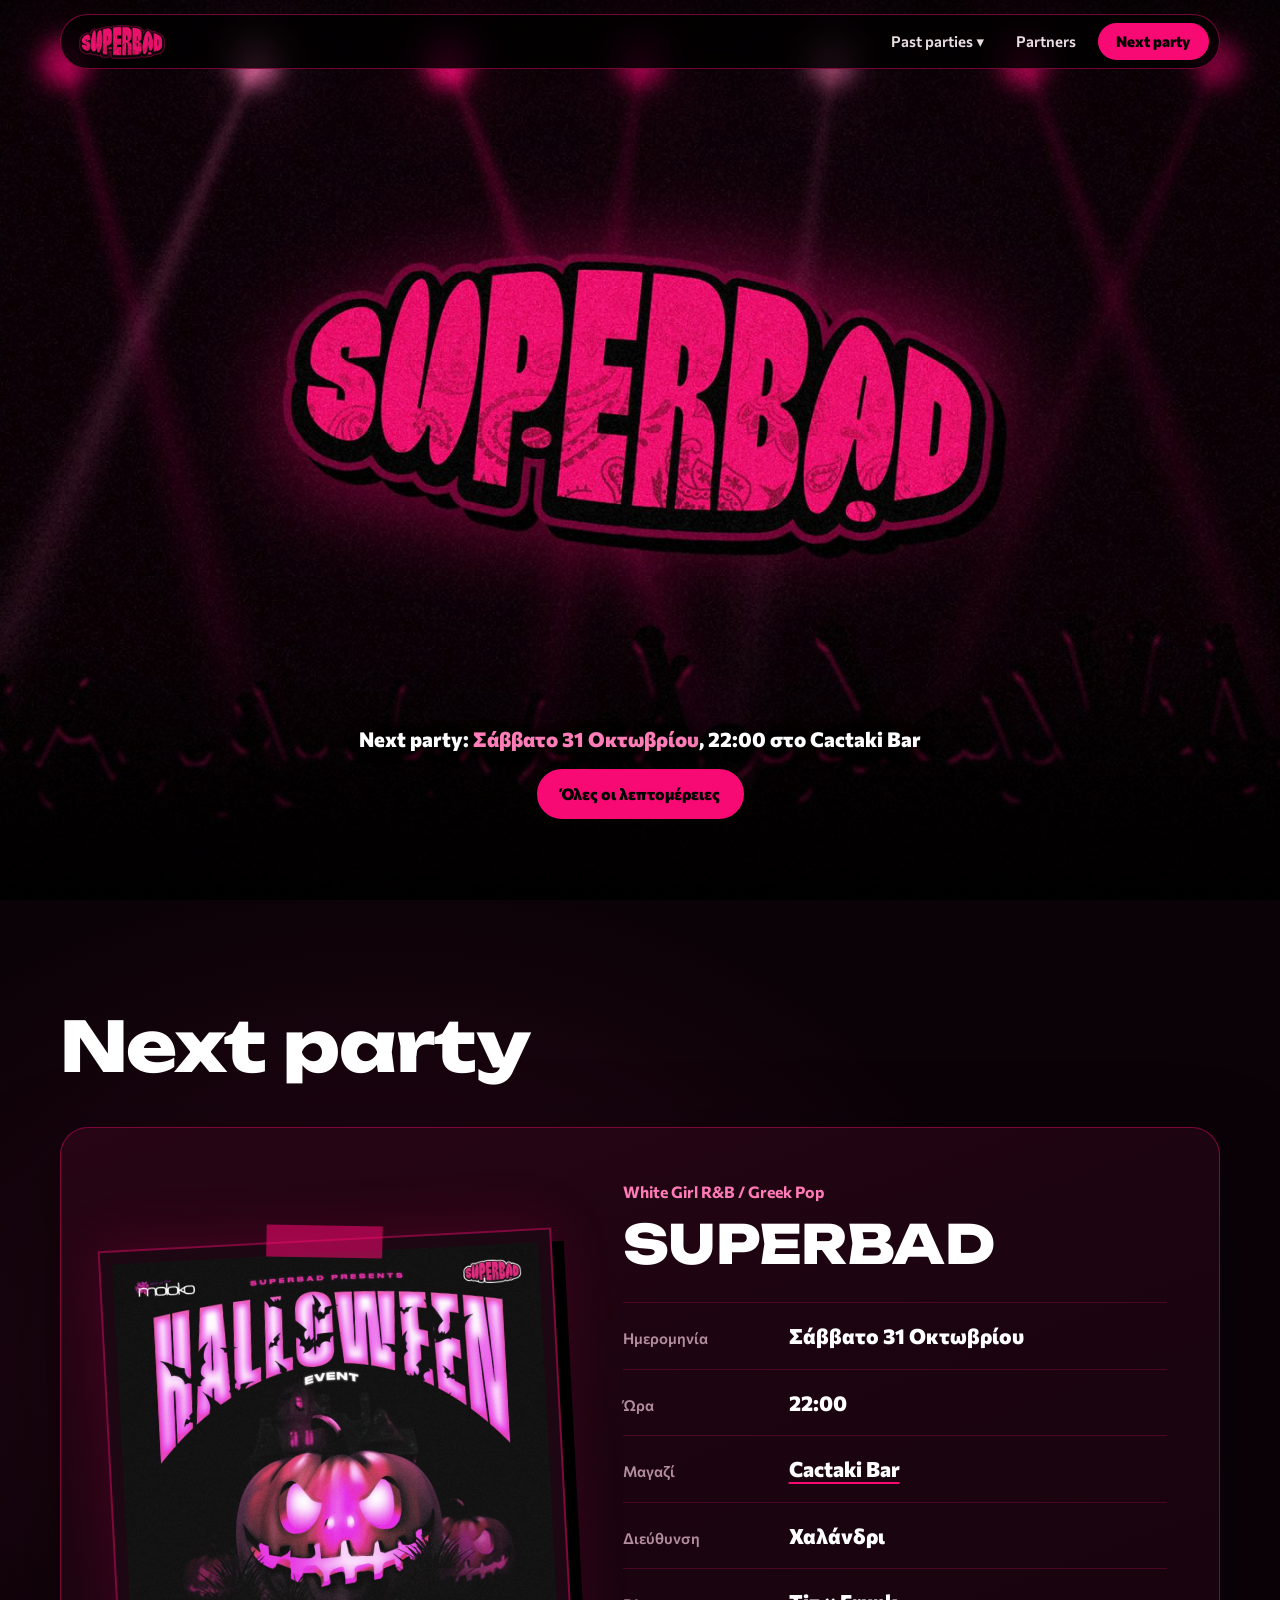
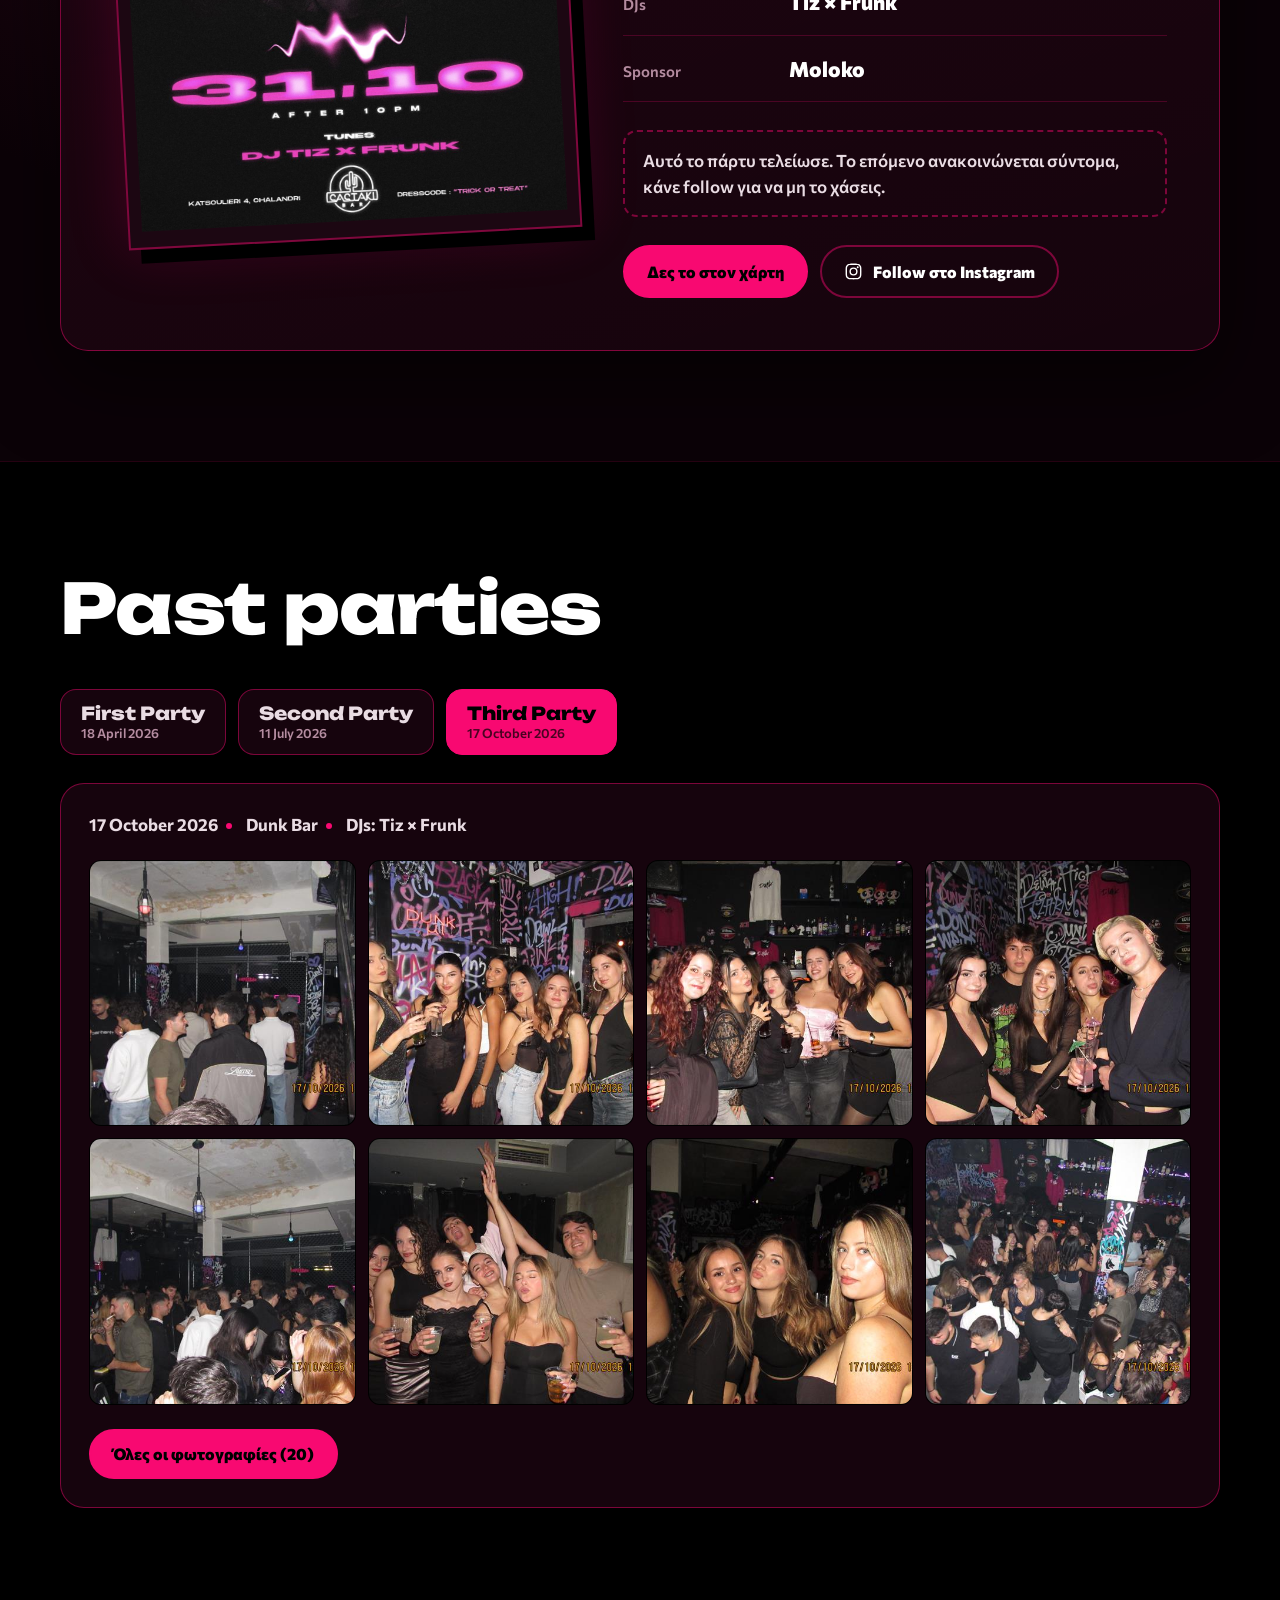
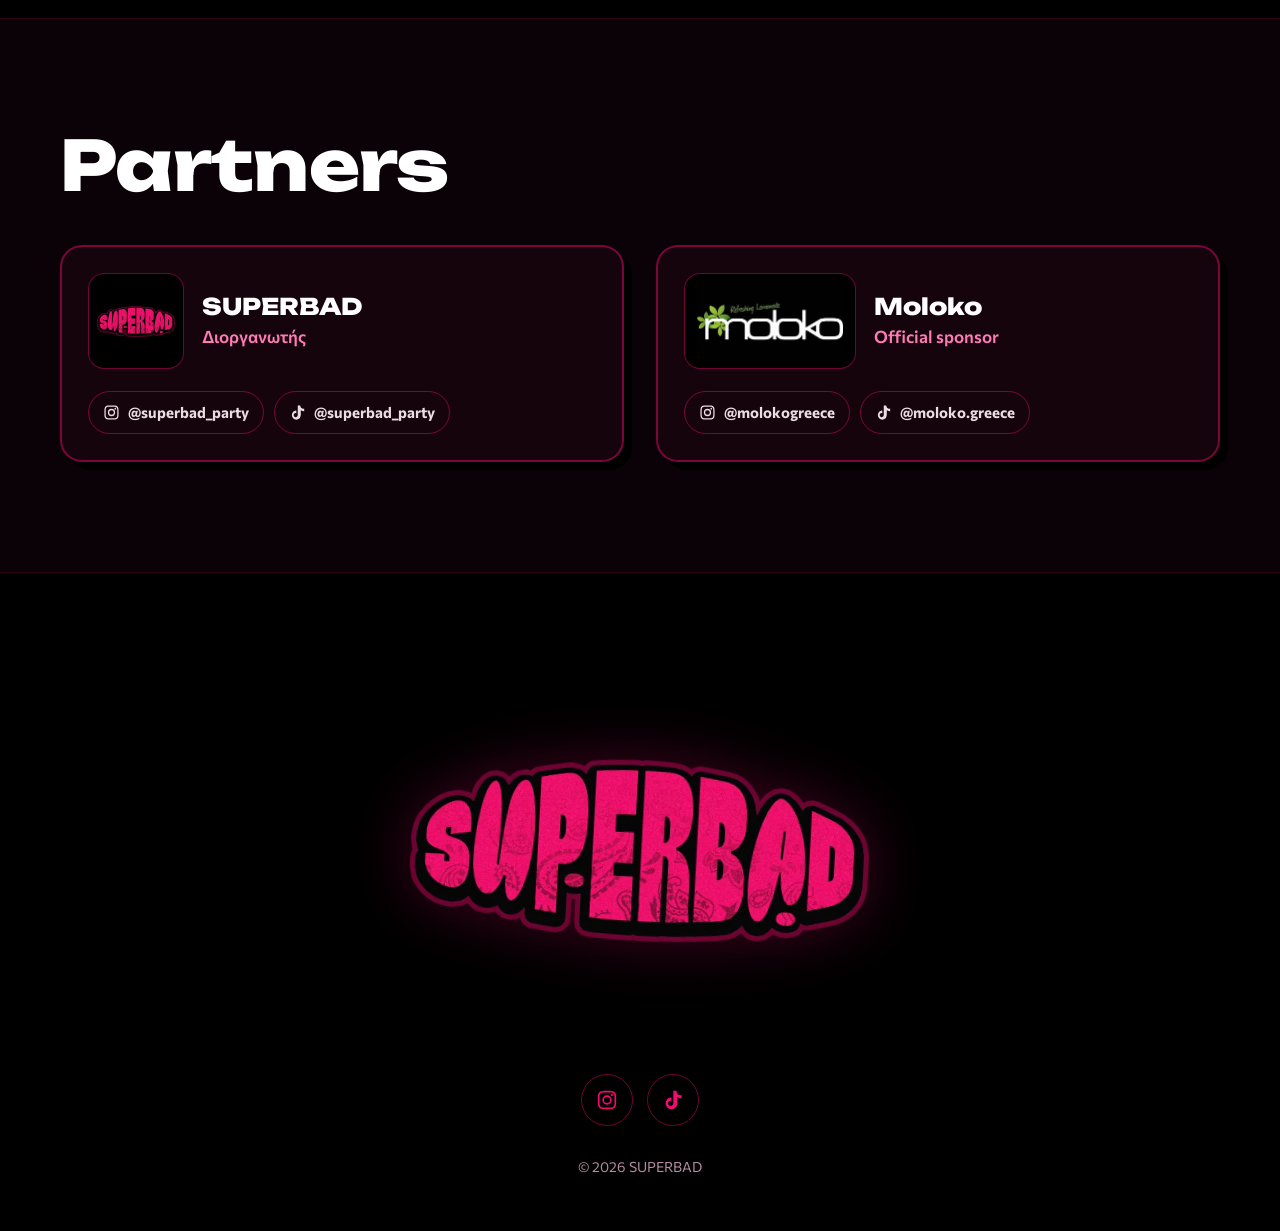
<file: index.html>
<!DOCTYPE html>
<html lang="el">
<head>
<meta charset="UTF-8">
<meta name="viewport" content="width=device-width, initial-scale=1">
<title>SUPERBAD</title>
<meta name="description" content="SUPERBAD — φοιτητικό πάρτυ. Ημερομηνία, μαγαζί και lineup του επόμενου πάρτυ.">
<meta property="og:title" content="SUPERBAD">
<meta property="og:description" content="Φοιτητικό πάρτυ. Δες πότε και πού είναι το επόμενο.">
<meta property="og:image" content="https://superbadparty.github.io/superbadparty/logo.png">
<meta property="og:url" content="https://superbadparty.github.io/superbadparty/">
<meta property="og:type" content="website">
<meta name="twitter:card" content="summary_large_image">
<meta name="color-scheme" content="dark">
<meta name="theme-color" content="#000000">
<link rel="icon" href="logo-sticker.svg" type="image/svg+xml">

<!-- Βάφει μαύρο πριν φορτώσει το CSS, για να μην αναβοσβήνει λευκό -->
<style>html,body{background:#000;margin:0}</style>

<link rel="preconnect" href="https://fonts.googleapis.com">
<link rel="preconnect" href="https://fonts.gstatic.com" crossorigin>
<link rel="stylesheet" href="https://fonts.googleapis.com/css2?family=Unbounded:wght@700;800&family=Commissioner:wght@400;600;700;800&display=swap">
<link rel="stylesheet" href="styles.css?v=13">
</head>
<body>
<svg width="0" height="0" style="position:absolute" aria-hidden="true">
  <symbol id="i-ig" viewBox="0 0 24 24"><path fill="currentColor" d="M12 2c2.717 0 3.056.01 4.122.06 1.065.05 1.79.217 2.428.465.66.254 1.216.598 1.772 1.153.509.5.902 1.105 1.153 1.772.247.637.415 1.363.465 2.428.047 1.066.06 1.405.06 4.122 0 2.717-.01 3.056-.06 4.122-.05 1.065-.218 1.79-.465 2.428a4.883 4.883 0 0 1-1.153 1.772c-.5.508-1.104.902-1.772 1.153-.637.247-1.363.415-2.428.465-1.066.047-1.405.06-4.122.06-2.717 0-3.056-.01-4.122-.06-1.065-.05-1.79-.218-2.428-.465a4.89 4.89 0 0 1-1.772-1.153 4.904 4.904 0 0 1-1.153-1.772c-.248-.637-.415-1.363-.465-2.428C2.013 15.056 2 14.717 2 12c0-2.717.01-3.056.06-4.122.05-1.066.217-1.79.465-2.428a4.88 4.88 0 0 1 1.153-1.772A4.897 4.897 0 0 1 5.45 2.525c.638-.248 1.362-.415 2.428-.465C8.944 2.013 9.283 2 12 2zm0 1.802c-2.67 0-2.987.01-4.04.059-.976.045-1.505.207-1.858.344-.466.181-.8.398-1.15.748-.35.35-.566.683-.747 1.15-.137.353-.3.882-.344 1.857-.05 1.053-.06 1.37-.06 4.04 0 2.67.01 2.987.06 4.04.045.976.207 1.505.344 1.858.181.466.397.8.747 1.15.35.35.684.566 1.15.747.353.137.882.3 1.858.344 1.052.05 1.369.06 4.04.06 2.67 0 2.987-.01 4.04-.06.976-.045 1.505-.207 1.857-.344.467-.181.8-.398 1.15-.748.35-.35.566-.683.747-1.15.137-.352.3-.881.344-1.857.05-1.053.06-1.37.06-4.04 0-2.67-.01-2.987-.06-4.04-.045-.976-.207-1.504-.344-1.857a3.097 3.097 0 0 0-.747-1.15 3.098 3.098 0 0 0-1.15-.748c-.352-.137-.881-.3-1.857-.344-1.053-.05-1.37-.06-4.04-.06zm0 3.064a5.135 5.135 0 1 1 0 10.27 5.135 5.135 0 0 1 0-10.27zm0 8.468a3.333 3.333 0 1 0 0-6.666 3.333 3.333 0 0 0 0 6.666zm6.538-8.671a1.2 1.2 0 1 1-2.4 0 1.2 1.2 0 0 1 2.4 0z"/></symbol>
  <symbol id="i-tt" viewBox="0 0 24 24"><path fill="currentColor" d="M19.59 6.69a4.83 4.83 0 0 1-3.77-4.25V2h-3.45v13.67a2.89 2.89 0 0 1-5.2 1.74 2.89 2.89 0 0 1 2.31-4.64 2.93 2.93 0 0 1 .88.13V9.4a6.84 6.84 0 0 0-1-.05A6.33 6.33 0 0 0 5.8 20.1a6.34 6.34 0 0 0 10.86-4.43V8.66a8.16 8.16 0 0 0 4.77 1.52V6.7a4.85 4.85 0 0 1-1.84-.01Z"/></symbol>
</svg>

<!-- NAV -->
<header class="site-nav">
  <a href="#home" class="nav-logo" aria-label="SUPERBAD, αρχή σελίδας"><img src="logo-sticker.svg" alt="SUPERBAD" width="81" height="34"></a>
  <nav class="nav-links" aria-label="Κύριο μενού">
    <div class="nav-past" id="navPast" hidden>
      <button class="nav-past-trigger" id="navPastTrigger" type="button" aria-expanded="false" aria-controls="navPastMenu">Past parties ▾</button>
      <div class="nav-past-menu" id="navPastMenu"></div>
    </div>
    <a href="#partners" class="nav-link">Partners</a>
    <a href="#next" class="nav-cta">Next party</a>
  </nav>
  <button class="nav-mobile-btn" id="mobileBtn" type="button" aria-expanded="false" aria-controls="mobileMenu">Menu</button>
</header>
<div class="nav-mobile-menu" id="mobileMenu">
  <a href="#next" onclick="closeMobile()">Next party</a>
  <div id="mobilePastList"></div>
  <a href="#partners" onclick="closeMobile()">Partners</a>
</div>

<!-- HERO: video με το logo που κουνιέται -->
<section class="hero" id="home">
  <div class="hero-media">
    <video class="hero-video" autoplay muted loop playsinline preload="auto" disablepictureinpicture disableremoteplayback poster="hero-bg.jpg?v=12">
      <source src="hero.mp4?v=12" type="video/mp4">
    </video>
    <div class="hero-shade"></div>
  </div>

  <div class="hero-inner">
    <h1 class="sr-only">SUPERBAD</h1>
    <div class="hero-side">
      <p class="hero-sub" id="heroSub">Το επόμενο πάρτυ ανακοινώνεται σύντομα.</p>
      <a class="btn hero-btn" href="#next">Όλες οι λεπτομέρειες</a>
    </div>
  </div>

</section>

<!-- NEXT PARTY -->
<section class="section next" id="next">
  <div class="wrap">
    <h2 class="section-title display">Next party</h2>

    <div class="party">
      <figure class="poster">
        <div class="poster-ph"><span class="display">Poster<br>drops<br>soon</span></div>
        <img class="js-poster" alt="Αφίσα του επόμενου πάρτυ" role="button" tabindex="0" title="Πάτα για να δεις όλη την αφίσα" hidden>
      </figure>

      <article class="info" aria-labelledby="nName">
        <p id="nTagline" class="info-tag">Coming soon</p>
        <h3 id="nName" class="info-title display">SUPERBAD</h3>
        <dl class="info-rows">
          <div class="info-row"><dt>Ημερομηνία</dt><dd id="nDate">TBA</dd></div>
          <div class="info-row"><dt>Ώρα</dt><dd id="nTime">TBA</dd></div>
          <div class="info-row"><dt>Μαγαζί</dt><dd id="nVenue">TBA</dd></div>
          <div class="info-row"><dt>Διεύθυνση</dt><dd id="nAddress">TBA</dd></div>
          <div class="info-row"><dt>DJs</dt><dd id="nOnDeck">TBA</dd></div>
          <div class="info-row"><dt>Είσοδος</dt><dd id="nEntry">TBA</dd></div>
          <div class="info-row"><dt>Sponsor</dt><dd id="nSponsor">TBA</dd></div>
        </dl>

        <div class="countdown" id="countdown" hidden>
          <div class="cd-unit"><span class="cd-num" id="cdD">00</span><span class="cd-lbl">μέρες</span></div>
          <div class="cd-unit"><span class="cd-num" id="cdH">00</span><span class="cd-lbl">ώρες</span></div>
          <div class="cd-unit"><span class="cd-num" id="cdM">00</span><span class="cd-lbl">λεπτά</span></div>
          <div class="cd-unit"><span class="cd-num" id="cdS">00</span><span class="cd-lbl">δεύτ.</span></div>
        </div>
        <p class="soon-note" id="soonNote">Η ημερομηνία βγαίνει σύντομα. Κάνε follow για να μη το χάσεις.</p>

        <div class="info-actions">
          <a class="btn" id="nMap" href="#" target="_blank" rel="noopener" hidden>Δες το στον χάρτη</a>
          <a class="btn ghost" id="nCta" href="https://www.instagram.com/superbad_party/" target="_blank" rel="noopener"><svg aria-hidden="true"><use href="#i-ig"/></svg>Follow στο Instagram</a>
        </div>
      </article>
    </div>
  </div>
</section>

<!-- PAST PARTIES (από το PAST_EVENTS στο events.js) -->
<section class="section past" id="past" hidden>
  <div class="wrap">
    <h2 class="section-title display">Past parties</h2>
    <div class="pp-tabs" id="ppTabs" role="tablist" aria-label="Προηγούμενα πάρτυ"></div>
    <div class="pp-panel" id="ppPanel" role="tabpanel"></div>
  </div>
</section>

<!-- PARTNERS -->
<section class="section partners" id="partners">
  <div class="wrap">
    <h2 class="section-title display">Partners</h2>
    <div class="partner-row">

      <div class="partner">
        <div class="partner-head">
          <img src="logo-sticker.svg" alt="" class="partner-logo">
          <div>
            <div class="partner-name">SUPERBAD</div>
            <div class="partner-role">Διοργανωτής</div>
          </div>
        </div>
        <div class="partner-links">
          <a class="chip js-ig" href="https://www.instagram.com/superbad_party/" target="_blank" rel="noopener"><svg aria-hidden="true"><use href="#i-ig"/></svg><span class="js-ig-handle">@superbad_party</span></a>
          <a class="chip js-tt" href="https://www.tiktok.com/@superbad_party" target="_blank" rel="noopener"><svg aria-hidden="true"><use href="#i-tt"/></svg><span class="js-tt-handle">@superbad_party</span></a>
        </div>
      </div>

      <div class="partner">
        <div class="partner-head">
          <img src="moloko-logo.jpg" alt="" class="partner-logo rect">
          <div>
            <div class="partner-name">Moloko</div>
            <div class="partner-role">Official sponsor</div>
          </div>
        </div>
        <div class="partner-links">
          <a class="chip" href="https://www.instagram.com/molokogreece/" target="_blank" rel="noopener"><svg aria-hidden="true"><use href="#i-ig"/></svg><span>@molokogreece</span></a>
          <a class="chip" href="https://www.tiktok.com/@moloko.greece" target="_blank" rel="noopener"><svg aria-hidden="true"><use href="#i-tt"/></svg><span>@moloko.greece</span></a>
        </div>
      </div>

    </div>
  </div>
</section>

<!-- FOOTER -->
<footer class="site-footer">
  <img src="logo-sticker.svg" alt="SUPERBAD" class="footer-logo" width="900" height="375" loading="lazy">
  <div class="footer-social">
    <a class="js-ig" href="https://www.instagram.com/superbad_party/" target="_blank" rel="noopener" aria-label="Instagram"><svg aria-hidden="true"><use href="#i-ig"/></svg></a>
    <a class="js-tt" href="https://www.tiktok.com/@superbad_party" target="_blank" rel="noopener" aria-label="TikTok"><svg aria-hidden="true"><use href="#i-tt"/></svg></a>
  </div>
  <p class="footer-copy">© <span id="yr"></span> SUPERBAD</p>
</footer>

<!-- Αφίσα σε πλήρες μέγεθος -->
<div class="lightbox" id="posterBox" role="dialog" aria-modal="true" aria-label="Αφίσα">
  <div class="lightbox-topbar"><span></span><button class="lightbox-close" id="pbClose" type="button" aria-label="Κλείσιμο"><svg viewBox="0 0 24 24" aria-hidden="true"><path d="M6 6l12 12M18 6L6 18"/></svg></button></div>
  <div class="lightbox-img-wrap"><img id="pbImg" alt="Αφίσα του πάρτυ"></div>
</div>

<script src="events.js?v=13"></script>
<script>
document.getElementById('yr').textContent = new Date().getFullYear();
const $ = id => document.getElementById(id);
const isSet = v => v && v !== 'TBA';

/* Social links από το SOCIALS στο events.js */
if (typeof SOCIALS !== 'undefined') {
  document.querySelectorAll('.js-ig').forEach(a => a.href = `https://www.instagram.com/${SOCIALS.instagram}/`);
  document.querySelectorAll('.js-tt').forEach(a => a.href = `https://www.tiktok.com/@${SOCIALS.tiktok}`);
  document.querySelectorAll('.js-ig-handle').forEach(s => s.textContent = '@' + SOCIALS.instagram);
  document.querySelectorAll('.js-tt-handle').forEach(s => s.textContent = '@' + SOCIALS.tiktok);
  $('nCta').href = `https://www.instagram.com/${SOCIALS.instagram}/`;
}

/* Next party */
const N = typeof NEXT_EVENT !== 'undefined' ? NEXT_EVENT : {};
/* Αφίσα: εμφανίζεται μόλις φορτώσει (δοκιμάζει .jpg και .png). Αν λείπει, μένει η προσωρινή κάρτα. */
if (N.poster) {
  const probe = new Image();
  probe.onload = () => {
    document.querySelectorAll('.js-poster').forEach(img => { img.src = probe.src; img.hidden = false; });
    document.querySelectorAll('.poster-ph').forEach(ph => ph.hidden = true);
  };
  probe.onerror = () => {
    if (!probe.dataset.alt && /\.jpe?g$/i.test(N.poster)) { probe.dataset.alt = 1; probe.src = N.poster.replace(/\.jpe?g$/i, '.png'); }
  };
  probe.src = N.poster;
}
const setText = (id, v) => { if (v) $(id).textContent = v; };
setText('nName', N.name);
setText('nTagline', N.tagline);
setText('nDate', N.date);
setText('nTime', N.time);
setText('nAddress', N.address);
setText('nSponsor', N.sponsor);
/* Είσοδος: αν είναι άδειο στο events.js, η γραμμή κρύβεται εντελώς */
if (N.entry) $('nEntry').textContent = N.entry;
else $('nEntry').parentElement.hidden = true;
if (N.onDeck) $('nOnDeck').textContent = Array.isArray(N.onDeck) ? N.onDeck.join(' × ') : N.onDeck;
if (N.venueUrl && isSet(N.venue)) {
  $('nVenue').innerHTML = `<a href="${N.venueUrl}" target="_blank" rel="noopener">${N.venue}</a>`;
  $('nMap').href = N.venueUrl; $('nMap').hidden = false;
} else setText('nVenue', N.venue);

/* Γραμμή κάτω από την αφίσα στην πρώτη οθόνη */
if (isSet(N.date)) {
  $('heroSub').innerHTML = `Next party: <span>${N.date}</span>${isSet(N.time) ? ', ' + N.time : ''}${isSet(N.venue) ? ' στο ' + N.venue : ''}`;
}

/* Countdown: δείχνεται μόνο όταν υπάρχει iso ημερομηνία.
   Όταν ξεκινήσει γράφει «ξεκίνησε»· 8 ώρες μετά, ότι τελείωσε (αν ξεχαστεί το events.js). */
if (N.iso && !isNaN(new Date(N.iso))) {
  const target = new Date(N.iso).getTime();
  const pad = n => String(n).padStart(2, '0');
  let timer;
  const tick = () => {
    const d = Math.max(0, target - Date.now());
    $('cdD').textContent = pad(Math.floor(d / 864e5));
    $('cdH').textContent = pad(Math.floor(d / 36e5) % 24);
    $('cdM').textContent = pad(Math.floor(d / 6e4) % 60);
    $('cdS').textContent = pad(Math.floor(d / 1e3) % 60);
    if (d === 0) {
      clearInterval(timer);
      const over = Date.now() - target > 8 * 36e5;
      $('countdown').hidden = true; $('soonNote').hidden = false;
      $('soonNote').textContent = over
        ? 'Αυτό το πάρτυ τελείωσε. Το επόμενο ανακοινώνεται σύντομα, κάνε follow για να μη το χάσεις.'
        : 'Το πάρτυ ξεκίνησε. Τα λέμε μέσα!';
    }
  };
  $('countdown').hidden = false; $('soonNote').hidden = true;
  timer = setInterval(tick, 1000); tick();
}

/* Past parties: εμφανίζονται μόνο αν υπάρχουν */
const PAST = typeof PAST_EVENTS !== 'undefined' ? PAST_EVENTS : [];
if (PAST.length) {
  $('past').hidden = false;
  $('navPast').hidden = false;
  const thumbsOf = e => (typeof getThumbUrls === 'function' ? getThumbUrls(e) : getPhotoUrls(e));
  $('ppTabs').innerHTML = PAST.map((e, i) =>
    `<button class="pp-tab" type="button" role="tab" data-i="${i}" aria-selected="false">${e.label}<small>${e.date}</small></button>`).join('');
  const showParty = i => {
    const e = PAST[i];
    document.querySelectorAll('.pp-tab').forEach(t => t.setAttribute('aria-selected', t.dataset.i == i));
    const thumbs = thumbsOf(e);
    const meta = [e.date, e.venue, e.lineup ? 'DJs: ' + e.lineup : ''].filter(Boolean);
    $('ppPanel').innerHTML = `
      <p class="pp-meta">${meta.map(m => `<span>${m}</span>`).join('')}</p>
      ${thumbs.length ? `<div class="pp-grid">${thumbs.slice(0, 8).map((t, k) =>
        `<a class="pp-photo" href="past.html?event=${e.slug}&photo=${k + 1}" aria-label="Φωτογραφία ${k + 1}"><img src="${t}" alt="" loading="lazy" onerror="this.onerror=null;this.src=this.src.replace('/thumbs/','/')"></a>`).join('')}</div>
      <a class="btn pp-all" href="past.html?event=${e.slug}">Όλες οι φωτογραφίες (${thumbs.length})</a>`
      : `<p class="empty-note">Οι φωτογραφίες ανεβαίνουν σύντομα.</p>`}`;
  };
  document.querySelectorAll('.pp-tab').forEach(t => t.addEventListener('click', () => showParty(+t.dataset.i)));
  showParty(PAST.length - 1);
  $('navPastMenu').innerHTML = PAST.map(e => `<a href="past.html?event=${e.slug}">${e.label}</a>`).join('');
  $('mobilePastList').innerHTML = PAST.map(e => `<a href="past.html?event=${e.slug}" onclick="closeMobile()">${e.label}</a>`).join('');

  const trigger = $('navPastTrigger'), menu = $('navPastMenu');
  trigger.addEventListener('click', e => {
    e.stopPropagation();
    const open = menu.classList.toggle('open');
    trigger.setAttribute('aria-expanded', open);
  });
  document.addEventListener('click', e => {
    if (!$('navPast').contains(e.target)) { menu.classList.remove('open'); trigger.setAttribute('aria-expanded', false); }
  });
}

/* Mobile menu */
const mBtn = $('mobileBtn'), mMenu = $('mobileMenu');
mBtn.addEventListener('click', () => {
  const o = mMenu.classList.toggle('open');
  mBtn.textContent = o ? 'Close' : 'Menu';
  mBtn.setAttribute('aria-expanded', o);
});
/* Video: παίζει μόνο του. Αν το κινητό το μπλοκάρει (π.χ. εξοικονόμηση μπαταρίας),
   δείχνουμε την ακίνητη εικόνα αντί για κουμπί play. */
const heroVideo = document.querySelector('.hero-video');
if (heroVideo) {
  heroVideo.muted = true; heroVideo.defaultMuted = true;
  const p = heroVideo.play();
  if (p && p.catch) p.catch(() => heroVideo.classList.add('no-autoplay'));
  const retry = () => heroVideo.play().then(() => heroVideo.classList.remove('no-autoplay')).catch(() => {});
  document.addEventListener('touchstart', retry, { once: true, passive: true });
  document.addEventListener('click', retry, { once: true });
}

/* Πάτημα στην αφίσα: ανοίγει ολόκληρη */
const posterBox = $('posterBox');
const openPoster = src => { $('pbImg').src = src; posterBox.classList.add('active'); document.body.style.overflow = 'hidden'; $('pbClose').focus(); };
const closePoster = () => { posterBox.classList.remove('active'); document.body.style.overflow = ''; };
document.querySelectorAll('.js-poster').forEach(img => {
  img.addEventListener('click', () => openPoster(img.src));
  img.addEventListener('keydown', e => { if (e.key === 'Enter' || e.key === ' ') { e.preventDefault(); openPoster(img.src); } });
});
$('pbClose').addEventListener('click', closePoster);
posterBox.addEventListener('click', e => { if (e.target === posterBox || e.target.classList.contains('lightbox-img-wrap')) closePoster(); });
document.addEventListener('keydown', e => { if (e.key === 'Escape' && posterBox.classList.contains('active')) closePoster(); });

function closeMobile() {
  mMenu.classList.remove('open');
  mBtn.textContent = 'Menu';
  mBtn.setAttribute('aria-expanded', false);
}
</script>
</body>
</html>
</file>
<file: styles.css>
/* =========================================================
   SUPERBAD — styles.css
   Σκοτεινό site: μαύρο / σκούρο μωβ-ροζ, με το ροζ του logo
   μόνο σαν τόνο (τίτλοι, κουμπιά, περιγράμματα).
   ========================================================= */

:root {
  --pink:    #F80971;   /* το ροζ του logo */
  --pink-lt: #FF7AB6;
  --bruise:  #8A0541;   /* σκούρο ροζ από το paisley */
  --ink:     #000000;
  --night:   #0B0207;   /* φόντο ενοτήτων */
  --plum:    #16040D;   /* κάρτες */
  --line:    rgba(248, 9, 113, .45);
  --white:   #FFFFFF;
  --soft:    #E9DCE3;   /* κείμενο, πιο μαλακό από το λευκό */
  --muted:   #B48CA0;

  --f-display: "Unbounded", "Commissioner", "Arial Black", system-ui, sans-serif;
  --f-body:    "Commissioner", system-ui, -apple-system, "Segoe UI", sans-serif;
}

*, *::before, *::after { box-sizing: border-box; }
html { scroll-behavior: smooth; scroll-padding-top: 90px; }
body {
  margin: 0;
  background: var(--ink);
  color: var(--soft);
  font-family: var(--f-body);
  font-size: 17px;
  line-height: 1.5;
  -webkit-font-smoothing: antialiased;
  overflow-x: hidden;
}
img { max-width: 100%; display: block; }
a { color: inherit; }
::selection { background: var(--pink); color: var(--ink); }
:focus-visible { outline: 3px solid var(--pink-lt); outline-offset: 3px; border-radius: 4px; }
[hidden] { display: none !important; }

/* κόκκος, σαν το print του logo */
body::after {
  content: ""; position: fixed; inset: 0; pointer-events: none; z-index: 100;
  opacity: .10; mix-blend-mode: overlay;
  background-image: url("data:image/svg+xml,%3Csvg xmlns='http://www.w3.org/2000/svg' width='160' height='160'%3E%3Cfilter id='n'%3E%3CfeTurbulence type='fractalNoise' baseFrequency='.9' numOctaves='2' stitchTiles='stitch'/%3E%3C/filter%3E%3Crect width='100%25' height='100%25' filter='url(%23n)'/%3E%3C/svg%3E");
}

.display { font-family: var(--f-display); font-weight: 800; line-height: 1.05; letter-spacing: -.01em; }
.sr-only { position: absolute; width: 1px; height: 1px; overflow: hidden; clip: rect(0 0 0 0); white-space: nowrap; }

/* ---------------- NAV ---------------- */
.site-nav {
  position: fixed; top: 14px; left: 50%; transform: translateX(-50%);
  width: min(1160px, calc(100% - 28px)); z-index: 50;
  display: flex; align-items: center; justify-content: space-between; gap: 16px;
  padding: 8px 10px 8px 18px;
  background: rgba(0,0,0,.82); backdrop-filter: blur(10px); -webkit-backdrop-filter: blur(10px);
  border: 1.5px solid var(--line); border-radius: 999px;
}
.nav-logo img { height: 34px; width: auto; }
.nav-links { display: flex; align-items: center; gap: 4px; }
.nav-link, .nav-past-trigger {
  font: 600 15px/1 var(--f-body); color: var(--soft); text-decoration: none;
  padding: 10px 14px; border-radius: 999px; background: none; border: 0; cursor: pointer;
}
.nav-link:hover, .nav-past-trigger:hover { color: var(--pink-lt); }
.nav-cta {
  font: 800 15px/1 var(--f-body); color: var(--ink); text-decoration: none;
  background: var(--pink); padding: 11px 18px; border-radius: 999px; margin-left: 4px;
}
.nav-cta:hover { background: var(--pink-lt); }
.nav-past { position: relative; }
.nav-past-menu {
  display: none; position: absolute; top: calc(100% + 12px); left: 50%; transform: translateX(-50%);
  min-width: 200px; padding: 8px; background: var(--plum); border: 1.5px solid var(--line); border-radius: 14px;
  box-shadow: 0 18px 40px rgba(0,0,0,.6);
}
.nav-past-menu.open { display: grid; }
.nav-past-menu a { padding: 10px 12px; border-radius: 8px; text-decoration: none; font-weight: 700; color: var(--soft); }
.nav-past-menu a:hover { background: var(--pink); color: var(--ink); }
.nav-mobile-btn { display: none; }
.nav-mobile-menu { display: none; }

/* ---------------- HERO ---------------- */
.hero { position: relative; min-height: 100svh; overflow: hidden; background: var(--ink); isolation: isolate; }
.hero-media { position: absolute; inset: 0; z-index: -1; }
/* το logo είναι στο 34% του video: το κρατάμε στο ίδιο σημείο σε κάθε οθόνη */
.hero-video { width: 100%; height: 100%; object-fit: cover; object-position: 34% 50%; display: block; }
.hero-shade {
  position: absolute; inset: 0;
  background: linear-gradient(180deg, rgba(0,0,0,.4) 0%, transparent 18%, transparent 70%, var(--ink) 100%);
}
.hero-inner {
  min-height: 100svh; display: grid; grid-template-columns: 58fr 42fr; align-items: center;
  padding: 100px 5vw 90px;
}
.hero-side { grid-column: 2; display: flex; flex-direction: column; align-items: center; text-align: center; }
.hero-poster { width: min(100%, calc(56svh * 0.8)); }
.hero-sub {
  margin: 30px 0 0; font: 800 clamp(17px, 1.6vw, 21px)/1.35 var(--f-body);
  color: var(--white); text-shadow: 0 2px 14px rgba(0,0,0,.9); text-wrap: balance; max-width: 30ch;
}
.hero-sub span { color: var(--pink-lt); }
.hero-btn { margin-top: 16px; }

/* ---------------- SECTIONS ---------------- */
.section { padding: 110px 20px; position: relative; background: var(--night); }
.section + .section { border-top: 1px solid rgba(248,9,113,.15); }
.wrap { max-width: 1160px; margin: 0 auto; }
.section-title {
  font-size: clamp(34px, 5.4vw, 72px); margin: 0 0 44px;
  color: var(--white);
}

/* Next party */
.next { background: radial-gradient(ellipse 70% 60% at 30% 40%, #2A0717 0%, var(--night) 70%); }
.party { display: grid; grid-template-columns: minmax(0, 5fr) minmax(0, 6fr); gap: 56px; align-items: center; }

/* αφίσα κολλημένη με ταινία */
.poster {
  position: relative; transform: rotate(-3deg); margin: 0;
  background: #1C0712; padding: 12px 12px 16px; border: 2px solid var(--line);
  box-shadow: 12px 14px 0 #000, 0 0 60px rgba(248,9,113,.18);
  transition: transform .35s cubic-bezier(.2,1.4,.4,1);
}
.poster:hover { transform: rotate(-1deg) scale(1.02); }
.poster img { width: 100%; height: auto; }
.poster::before {
  content: ""; position: absolute; top: -16px; left: 50%; width: 116px; height: 32px;
  transform: translateX(-50%) rotate(4deg); background: rgba(248, 9, 113, .55);
}
.poster-ph {
  aspect-ratio: 4/5; background: var(--plum); border: 2px dashed var(--line);
  display: grid; place-content: center; padding: 24px; text-align: center;
}
.poster-ph span { display: block; font-size: clamp(28px, 3.2vw, 48px); line-height: 1.08; color: var(--pink); transform: rotate(-6deg); }

/* κάρτα: αφίσα αριστερά, στοιχεία δεξιά (όπως στο PARA PERA site) */
.party, .party-card {
  background: linear-gradient(160deg, rgba(248,9,113,.08), rgba(248,9,113,.02) 45%, transparent), var(--plum);
  border: 1.5px solid var(--line); border-radius: 28px; padding: 52px;
  box-shadow: 0 30px 80px rgba(0,0,0,.55);
}
.info { min-width: 0; }
.info-tag { margin: 0 0 12px; font-weight: 700; font-size: 16px; color: var(--pink-lt); }
.info-title { font-size: clamp(34px, 4.2vw, 54px); margin: 0 0 30px; color: var(--white); }
.info-rows { margin: 0; }
.info-row {
  display: grid; grid-template-columns: 150px minmax(0, 1fr); gap: 16px; align-items: baseline;
  padding: 17px 0; border-bottom: 1px solid rgba(248,9,113,.22);
}
.info-row:first-child { border-top: 1px solid rgba(248,9,113,.22); }
.info-row dt { font-size: 15px; font-weight: 600; color: var(--muted); }
.info-row dd { margin: 0; font-size: 21px; font-weight: 800; color: var(--white); overflow-wrap: anywhere; }
.info-row a { color: var(--white); text-decoration-color: var(--pink); text-underline-offset: 5px; }
.info-row a:hover { color: var(--pink-lt); }
.info-actions { display: flex; flex-wrap: wrap; gap: 12px; margin-top: 28px; }

.countdown { display: flex; gap: 10px; margin-top: 30px; }
.cd-unit {
  flex: 1; text-align: center; background: #000; border: 1.5px solid var(--line);
  border-radius: 14px; padding: 12px 4px 10px;
}
.cd-num { font: 800 clamp(24px, 3vw, 34px)/1.1 var(--f-display); display: block; color: var(--pink); font-variant-numeric: tabular-nums; }
.cd-lbl { font-size: 13px; font-weight: 700; color: var(--muted); }
.soon-note {
  margin-top: 28px; padding: 16px 18px; border: 2px dashed var(--line); border-radius: 14px;
  font-weight: 600; color: var(--soft);
}

.btn {
  display: inline-flex; align-items: center; gap: 10px;
  font: 800 16px/1 var(--f-body); color: var(--ink); text-decoration: none;
  background: var(--pink); padding: 15px 22px; border-radius: 999px; border: 2px solid var(--pink);
  box-shadow: 4px 4px 0 var(--bruise);
  transition: transform .15s, box-shadow .15s, background .15s;
}
.btn:hover { background: var(--pink-lt); transform: translate(-2px,-2px); box-shadow: 6px 6px 0 var(--bruise); }
.btn:active { transform: translate(2px,2px); box-shadow: 1px 1px 0 var(--bruise); }
.btn.ghost { background: transparent; color: var(--white); border-color: var(--line); box-shadow: none; }
.btn.ghost:hover { border-color: var(--pink); color: var(--pink-lt); transform: none; }
.btn svg { width: 19px; height: 19px; }

/* Past parties */
.past { background: var(--ink); }
.past-intro { margin: -24px 0 40px; color: var(--muted); font-weight: 600; max-width: 60ch; }
.past-grid { display: grid; grid-template-columns: repeat(auto-fit, minmax(260px, 340px)); gap: 40px; justify-content: center; }
.past-card {
  display: block; background: var(--plum); padding: 12px 12px 18px; text-decoration: none; color: var(--soft);
  border: 2px solid var(--line); box-shadow: 8px 8px 0 #000;
  transition: transform .3s cubic-bezier(.2,1.4,.4,1), border-color .2s;
}
.past-card:nth-child(odd)  { transform: rotate(-2deg); }
.past-card:nth-child(even) { transform: rotate(1.6deg); }
.past-card:hover { transform: rotate(0) translateY(-6px); border-color: var(--pink); }
.past-card .thumb { aspect-ratio: 4/5; overflow: hidden; background: #000; }
.past-card .thumb img { width: 100%; height: 100%; object-fit: cover; }
.past-card .name { font: 800 21px/1.2 var(--f-display); margin-top: 14px; color: var(--white); }
.past-card .meta { font-weight: 600; color: var(--pink-lt); margin-top: 4px; }
.past-card .more { display: inline-block; margin-top: 10px; font-weight: 700; color: var(--muted); }

/* Partners */
.partners { background: var(--night); }
.partner-row { display: grid; grid-template-columns: repeat(auto-fit, minmax(280px, 1fr)); gap: 32px; }
.partner {
  background: var(--plum); border: 2px solid var(--line); border-radius: 22px; padding: 26px;
  box-shadow: 8px 8px 0 #000;
}
.partner-head { display: flex; align-items: center; gap: 18px; }
.partner-logo { width: 96px; height: 96px; border-radius: 16px; border: 1.5px solid var(--line); object-fit: contain; background: #000; padding: 8px; }
.partner-logo.rect { width: 172px; object-fit: contain; padding: 6px 8px; background: #000; flex-shrink: 0; }
.partner-name { font: 800 23px/1.15 var(--f-display); color: var(--white); }
.partner-role { font-weight: 600; color: var(--pink-lt); margin-top: 4px; }
.partner-links { display: flex; flex-wrap: wrap; gap: 10px; margin-top: 22px; }
.chip {
  display: inline-flex; align-items: center; gap: 8px; text-decoration: none;
  font-weight: 700; font-size: 15px; color: var(--soft);
  padding: 9px 14px; border: 1.5px solid var(--line); border-radius: 999px;
}
.chip:hover { background: var(--pink); border-color: var(--pink); color: var(--ink); }
.chip svg { width: 17px; height: 17px; }

/* ---------------- FOOTER ---------------- */
.site-footer { background: var(--ink); padding: 90px 20px 40px; text-align: center; overflow: hidden; border-top: 1px solid rgba(248,9,113,.15); }
.footer-logo { width: min(460px, 78vw); margin: 0 auto; transform: rotate(3deg); filter: drop-shadow(0 0 30px rgba(248,9,113,.25)); }
.footer-social { display: flex; justify-content: center; gap: 14px; margin-top: 36px; }
.footer-social a {
  width: 52px; height: 52px; display: grid; place-items: center; border-radius: 50%;
  border: 1.5px solid var(--line); color: var(--pink);
}
.footer-social a:hover { background: var(--pink); color: var(--ink); }
.footer-social svg { width: 22px; height: 22px; }
.footer-copy { margin-top: 30px; color: var(--muted); font-size: 14px; }

/* ---------------- PAST EVENT PAGE ---------------- */
.detail { background: var(--night); min-height: 100vh; padding: 130px 20px 90px; }
.back-link {
  font: 800 15px/1 var(--f-body); color: var(--ink); text-decoration: none;
  background: var(--pink); padding: 11px 18px; border-radius: 999px;
}
.back-link:hover { background: var(--pink-lt); }
.detail-title { font-size: clamp(26px, 4.2vw, 54px); margin: 0 0 40px; color: var(--white); }
.detail-top { display: grid; grid-template-columns: minmax(0, 4fr) minmax(0, 6fr); gap: 52px; align-items: center; }
.detail-top .poster { transform: rotate(-2.5deg); }
.gallery-head { display: flex; align-items: baseline; justify-content: space-between; gap: 16px; margin: 80px 0 24px; flex-wrap: wrap; }
.gallery-title { font-size: clamp(30px, 4vw, 48px); margin: 0; color: var(--white); }
.gallery-count { font-weight: 700; color: var(--pink-lt); }
.photo-grid { display: grid; grid-template-columns: repeat(auto-fill, minmax(220px, 1fr)); gap: 16px; }
.photo-item {
  aspect-ratio: 1; overflow: hidden; cursor: zoom-in; border: 1.5px solid var(--line); background: #000;
  transition: transform .2s, border-color .2s;
}
.photo-item:hover { transform: translateY(-3px); border-color: var(--pink); }
.photo-item img { width: 100%; height: 100%; object-fit: cover; }
.empty-note { padding: 22px; border: 2px dashed var(--line); border-radius: 16px; font-weight: 600; }

.lightbox { position: fixed; inset: 0; z-index: 200; display: none; place-items: center; background: rgba(0,0,0,.95); }
.lightbox.active { display: grid; }
.lightbox-img-wrap { width: 100%; height: 100%; display: grid; place-items: center; padding: 70px; }
.lightbox-img-wrap img { max-width: 100%; max-height: 100%; object-fit: contain; }
.lightbox-topbar { position: absolute; top: 18px; left: 18px; right: 18px; display: flex; justify-content: space-between; align-items: center; z-index: 2; }
.lightbox-counter { font: 800 18px/1 var(--f-body); color: var(--pink); }
.lightbox-close, .lightbox-nav-btn {
  width: 50px; height: 50px; border-radius: 50%; border: 0; cursor: pointer;
  background: var(--pink); color: var(--ink); font: 800 26px/1 var(--f-display);
}
.lightbox-nav-btn { position: absolute; top: 50%; transform: translateY(-50%); z-index: 2; }
.lb-prev { left: 14px; } .lb-next { right: 14px; }
.lightbox-close:hover, .lightbox-nav-btn:hover { background: var(--white); }

/* ---------------- RESPONSIVE ---------------- */
@media (max-width: 900px) {
  .hero-media { position: relative; inset: auto; height: 50svh; }
  .hero-video { object-position: 19% 50%; }
  .hero-inner { display: block; min-height: 0; padding: 0 20px 70px; margin-top: -10svh; }
  .hero-side { position: relative; }
  .hero-poster { width: min(78vw, 360px); }
  .party, .detail-top { grid-template-columns: 1fr; gap: 48px; }
  .poster { max-width: min(380px, 82vw); margin: 0 auto; }
  .party, .party-card { padding: 34px 22px; border-radius: 22px; }
}
@media (max-width: 720px) {
  .nav-links { display: none; }
  .nav-mobile-btn {
    display: block; font: 800 15px/1 var(--f-body); color: var(--ink);
    background: var(--pink); border: 0; border-radius: 999px; padding: 11px 18px; cursor: pointer;
  }
  .nav-mobile-menu {
    position: fixed; top: 76px; left: 14px; right: 14px; z-index: 49;
    flex-direction: column; gap: 4px; padding: 14px;
    background: var(--plum); border: 1.5px solid var(--line); border-radius: 20px; box-shadow: 0 18px 40px rgba(0,0,0,.6);
  }
  .nav-mobile-menu.open { display: flex; }
  .nav-mobile-menu a { color: var(--soft); text-decoration: none; font: 800 20px/1 var(--f-body); padding: 12px 10px; border-radius: 10px; }
  .nav-mobile-menu a:hover { background: var(--pink); color: var(--ink); }
  .section { padding: 84px 18px; }
  .section-title { margin-bottom: 36px; }
  .info-row { grid-template-columns: 1fr; gap: 2px; padding: 13px 0; }
  .info-row dd { font-size: 19px; }
  .countdown { gap: 6px; }
  .lightbox-img-wrap { padding: 70px 10px; }
}

@media (prefers-reduced-motion: reduce) {
  html { scroll-behavior: auto; }
  .poster, .past-card, .btn, .photo-item { transition: none; }
}

/* ---------------- VIDEO: χωρίς κουμπί play στα κινητά ---------------- */
.hero-media { background: #000 url("hero-bg.jpg?v=12") 34% 50% / cover no-repeat; }
.hero-video { pointer-events: none; }
.hero-video.no-autoplay { visibility: hidden; }
.hero-video::-webkit-media-controls,
.hero-video::-webkit-media-controls-panel,
.hero-video::-webkit-media-controls-overlay-play-button,
.hero-video::-webkit-media-controls-start-playback-button { display: none !important; -webkit-appearance: none; }
@media (max-width: 900px) { .hero-media { background-position: 19% 50%; } }

/* ---------------- PAST PARTIES: επιλογή πάρτυ ---------------- */
.pp-tabs { display: flex; flex-wrap: wrap; gap: 12px; margin-bottom: 28px; }
.pp-tab {
  display: flex; flex-direction: column; align-items: flex-start; gap: 4px; cursor: pointer;
  font: 800 18px/1.1 var(--f-display); color: var(--soft); text-align: left;
  background: var(--plum); border: 1.5px solid var(--line); border-radius: 16px; padding: 14px 20px;
  transition: background .15s, border-color .15s;
}
.pp-tab small { font: 600 13px/1 var(--f-body); color: var(--muted); }
.pp-tab:hover { border-color: var(--pink); }
.pp-tab[aria-selected="true"] { background: var(--pink); border-color: var(--pink); color: var(--ink); }
.pp-tab[aria-selected="true"] small { color: rgba(0,0,0,.7); }
.pp-panel { background: var(--plum); border: 1.5px solid var(--line); border-radius: 24px; padding: 28px; }
.pp-meta { display: flex; flex-wrap: wrap; gap: 8px 22px; margin: 0 0 22px; font-weight: 700; color: var(--soft); }
.pp-meta span + span::before { content: ""; display: inline-block; width: 6px; height: 6px; border-radius: 50%; background: var(--pink); margin: 0 14px 2px -14px; }
.pp-grid { display: grid; grid-template-columns: repeat(4, 1fr); gap: 12px; }
.pp-photo { display: block; aspect-ratio: 1; overflow: hidden; border-radius: 12px; background: #000; border: 1.5px solid transparent; }
.pp-photo img { width: 100%; height: 100%; object-fit: cover; transition: transform .3s; }
.pp-photo:hover { border-color: var(--pink); }
.pp-photo:hover img { transform: scale(1.05); }
.pp-all { margin-top: 24px; }
.party-card.no-poster { grid-template-columns: 1fr; max-width: 820px; }
@media (max-width: 720px) {
  .pp-grid { grid-template-columns: repeat(2, 1fr); }
  .pp-panel { padding: 18px; }
  .pp-tab { flex: 1; }
}
@media (max-width: 720px) {
  .pp-meta { flex-direction: column; gap: 4px; }
  .pp-meta span + span::before { display: none; }
  .pp-tab { font-size: 16px; }
}

/* ---------------- HERO: μόνο το video με το logo (όπως στο PARA PERA) ---------------- */
.hero-inner { display: flex; flex-direction: column; justify-content: flex-end; align-items: center; padding: 100px 20px 9vh; }
.hero-side { grid-column: auto; }
.hero-video { object-position: 50% 50%; }
.hero-media { background-position: 50% 50%; }
@media (max-width: 900px) {
  .hero-media { height: 46svh; background-position: 50% 50%; }
  .hero-video { object-position: 50% 50%; }
  .hero-inner { display: block; margin-top: 0; padding: 18px 20px 56px; }
}
.hero-sub { max-width: 46ch; }

/* ---------------- LIGHTBOX: νέα κουμπιά ---------------- */
.lightbox-close, .lightbox-nav-btn {
  width: 50px; height: 50px; border-radius: 50%; padding: 0; display: grid; place-items: center; cursor: pointer;
  background: rgba(255,255,255,.08); color: #fff; border: 1px solid rgba(255,255,255,.22);
  -webkit-backdrop-filter: blur(8px); backdrop-filter: blur(8px);
  transition: background .15s, border-color .15s, color .15s;
}
.lightbox-close svg, .lightbox-nav-btn svg { width: 22px; height: 22px; fill: none; stroke: currentColor; stroke-width: 2.2; stroke-linecap: round; stroke-linejoin: round; }
.lightbox-close:hover, .lightbox-nav-btn:hover { background: #F80971; border-color: #F80971; color: #000; }
.lightbox-nav-btn { position: absolute; top: 50%; transform: translateY(-50%); z-index: 2; }
.lb-prev { left: 22px; } .lb-next { right: 22px; }
.lightbox-counter {
  font: 700 14px/1 "Commissioner", system-ui, sans-serif; color: #fff; letter-spacing: .04em;
  background: rgba(255,255,255,.08); border: 1px solid rgba(255,255,255,.22); padding: 10px 15px; border-radius: 999px;
}
.lightbox-img-wrap img { border: 0; border-radius: 8px; box-shadow: 0 20px 60px rgba(0,0,0,.6); }
@media (max-width: 720px) {
  .lightbox-nav-btn { top: auto; bottom: 22px; transform: none; }
  .lb-prev { left: calc(50% - 62px); } .lb-next { right: calc(50% - 62px); }
  .lightbox-img-wrap { padding: 76px 10px 96px; }
}

/* ---------------- ΑΦΙΣΑ: πάτημα για μεγέθυνση ---------------- */
.poster .js-poster { cursor: zoom-in; }
.zoom-hint {
  position: absolute; right: 22px; bottom: 26px; display: inline-flex; align-items: center; gap: 6px; cursor: zoom-in;
  font: 700 13px/1 "Commissioner", system-ui, sans-serif; color: #fff;
  background: rgba(0,0,0,.65); border: 1px solid rgba(255,255,255,.25); padding: 8px 12px; border-radius: 999px;
}
.zoom-hint svg { width: 15px; height: 15px; fill: none; stroke: currentColor; stroke-width: 2; stroke-linecap: round; }
#posterBox .lightbox-img-wrap { padding: 70px 16px 24px; }
.lightbox-img-wrap img { max-height: calc(100vh - 170px); max-height: calc(100dvh - 170px); width: auto; }
#posterBox .lightbox-img-wrap img { max-height: calc(100vh - 100px); max-height: calc(100dvh - 100px); }

/* Κουμπιά επίπεδα (2D), χωρίς σκιά */
.btn, .btn:hover, .btn:active { box-shadow: none; transform: none; }
</file>
